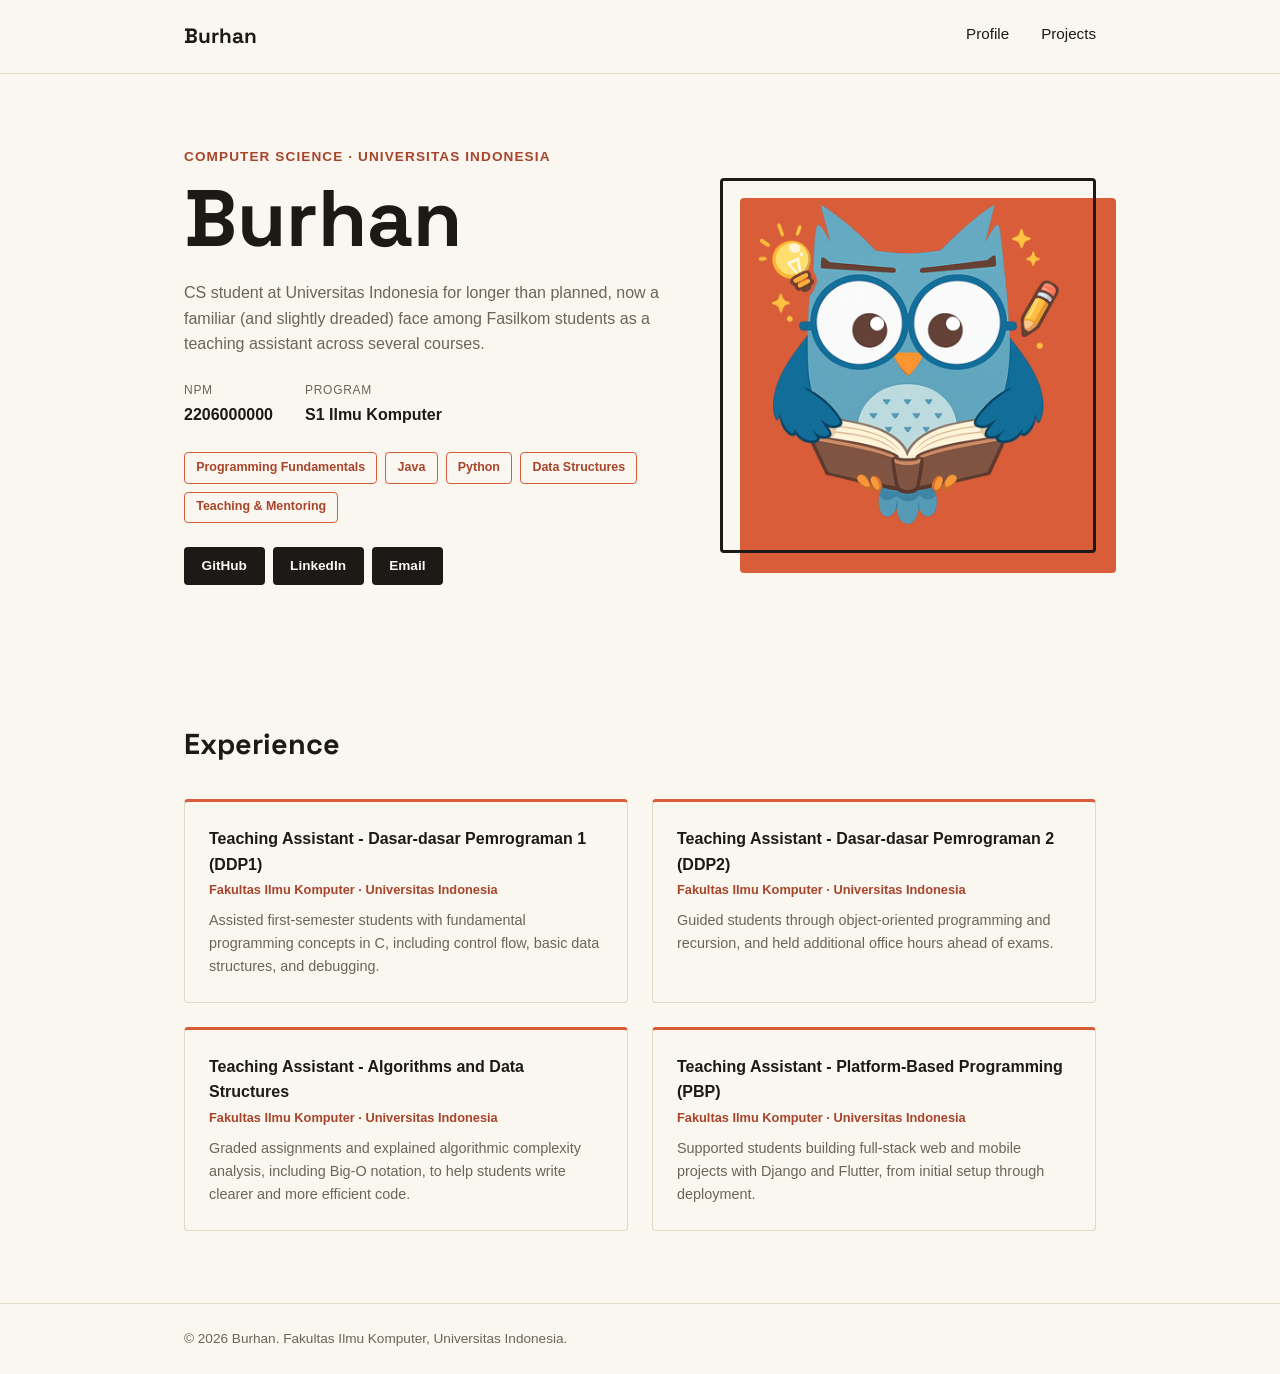
<file: templates/index.html>
<!doctype html>
<html lang="en">
  <head>
    <meta charset="UTF-8" />
    <meta name="viewport" content="width=device-width, initial-scale=1.0" />
    <title>Burhan - Portfolio</title>
    <link rel="preconnect" href="https://fonts.googleapis.com" />
    <link rel="preconnect" href="https://fonts.gstatic.com" crossorigin />
    <link
      href="https://fonts.googleapis.com/css2?family=Space+Grotesk:wght@500;700&display=swap"
      rel="stylesheet"
    />
    <link rel="stylesheet" href="/static/css/style.css" />
  </head>
  <body>
    <header class="site-header">
      <div class="container">
        <a href="/" class="brand">Burhan</a>
        <nav>
          <a href="/">Profile</a>
          <a href="/projects"> Projects </a>
        </nav>
      </div>
    </header>
    <main>
      <section class="hero" id="profile">
        <div class="container hero-grid">
          <div class="hero-identity">
            <p class="hero-kicker">Computer Science · Universitas Indonesia</p>
            <h1>Burhan</h1>
          </div>
          <div class="hero-photo">
            <div class="photo-block"></div>
            <img
              class="avatar"
              src="/static/img/burhan.png"
              alt="Photo of Burhan"
            />
          </div>
          <div class="hero-details">
            <p class="bio">
              CS student at Universitas Indonesia for longer than planned, now a
              familiar (and slightly dreaded) face among Fasilkom students as a
              teaching assistant across several courses.
            </p>
            <dl class="meta-list">
              <div class="meta-row">
                <dt>NPM</dt>
                <dd>2206000000</dd>
              </div>
              <div class="meta-row">
                <dt>Program</dt>
                <dd>S1 Ilmu Komputer</dd>
              </div>
            </dl>
            <ul class="skills">
              <li>Programming Fundamentals</li>
              <li>Java</li>
              <li>Python</li>
              <li>Data Structures</li>
              <li>Teaching &amp; Mentoring</li>
            </ul>
            <div class="social-links">
              <a href="https://github.com/" class="social-link">GitHub</a>
              <a href="https://linkedin.com/" class="social-link">LinkedIn</a>
              <a href="mailto:burhan@example.com" class="social-link">Email</a>
            </div>
          </div>
        </div>
      </section>

      <section id="experience" class="container">
        <h2>Experience</h2>
        <div class="experience-grid">
          <article class="experience-card">
            <p class="experience-title">
              Teaching Assistant - Dasar-dasar Pemrograman 1 (DDP1)
            </p>
            <p class="experience-tags">
              Fakultas Ilmu Komputer &middot; Universitas Indonesia
            </p>
            <p class="experience-desc">
              Assisted first-semester students with fundamental programming
              concepts in C, including control flow, basic data structures, and
              debugging.
            </p>
          </article>
          <article class="experience-card">
            <p class="experience-title">
              Teaching Assistant - Dasar-dasar Pemrograman 2 (DDP2)
            </p>
            <p class="experience-tags">
              Fakultas Ilmu Komputer &middot; Universitas Indonesia
            </p>
            <p class="experience-desc">
              Guided students through object-oriented programming and recursion,
              and held additional office hours ahead of exams.
            </p>
          </article>
          <article class="experience-card">
            <p class="experience-title">
              Teaching Assistant - Algorithms and Data Structures
            </p>
            <p class="experience-tags">
              Fakultas Ilmu Komputer &middot; Universitas Indonesia
            </p>
            <p class="experience-desc">
              Graded assignments and explained algorithmic complexity analysis,
              including Big-O notation, to help students write clearer and more
              efficient code.
            </p>
          </article>
          <article class="experience-card">
            <p class="experience-title">
              Teaching Assistant - Platform-Based Programming (PBP)
            </p>
            <p class="experience-tags">
              Fakultas Ilmu Komputer &middot; Universitas Indonesia
            </p>
            <p class="experience-desc">
              Supported students building full-stack web and mobile projects
              with Django and Flutter, from initial setup through deployment.
            </p>
          </article>
        </div>
      </section>
    </main>
    <footer class="site-footer">
      <div class="container">
        <p>© 2026 Burhan. Fakultas Ilmu Komputer, Universitas Indonesia.</p>
      </div>
    </footer>
  </body>
</html>
</file>
<file: static/css/style.css>
* {
  margin: 0;
  padding: 0;
  box-sizing: border-box;
}

:root {
  --ink: #1c1917;
  --paper: #faf6f0;
  --accent: #d95d39;
  --accent-dark: #a8442a;
  --line: #e3d9c9;
  --text-muted: #6b6459;
  --radius: 4px;
}

body {
  font-family: -apple-system, "Segoe UI", Roboto, Helvetica, Arial, sans-serif;
  color: var(--ink);
  background-color: var(--paper);
  line-height: 1.6;
}

h1,
.brand {
  font-family:
    "Space Grotesk",
    -apple-system,
    sans-serif;
}

.container {
  max-width: 960px;
  margin: 0 auto;
  padding: 0 1.5rem;
}

/* header */

.site-header {
  border-bottom: 1px solid var(--line);
}

.site-header .container {
  display: flex;
  justify-content: space-between;
  align-items: center;
  padding: 1.25rem 1.5rem;
}

.brand {
  font-size: 1.3rem;
  font-weight: 700;
  color: var(--ink);
  text-decoration: none;
}

.site-header nav {
  display: flex;
  gap: 2rem;
}

.site-header nav a {
  position: relative;
  color: var(--ink);
  text-decoration: none;
  font-size: 0.95rem;
  padding-bottom: 0.3rem;
}

.site-header nav a::after {
  content: "";
  position: absolute;
  left: 0;
  bottom: 0;
  width: 100%;
  height: 2px;
  background-color: var(--accent);
  transform: scaleX(0);
  transform-origin: left;
  transition: transform 0.2s ease;
}

.site-header nav a:hover::after {
  transform: scaleX(1);
}

/* hero */

.hero {
  padding: 4.5rem 0 5rem;
}

.hero-grid {
  display: grid;
  grid-template-columns: 1.3fr 1fr;
  grid-template-areas:
    "identity photo"
    "details  photo";
  gap: 1.5rem 3rem;
}

.hero-identity {
  grid-area: identity;
}

.hero-details {
  grid-area: details;
}

.hero-kicker {
  font-size: 0.85rem;
  letter-spacing: 0.08em;
  text-transform: uppercase;
  color: var(--accent-dark);
  font-weight: 700;
  margin-bottom: 0.75rem;
}

.hero-identity h1 {
  font-size: clamp(3rem, 7vw, 5rem);
  line-height: 0.95;
}

.bio {
  color: var(--text-muted);
  max-width: 480px;
  margin-bottom: 1.5rem;
}

.meta-list {
  display: flex;
  gap: 2rem;
  margin-bottom: 1.5rem;
}

.meta-row dt {
  font-size: 0.75rem;
  text-transform: uppercase;
  letter-spacing: 0.06em;
  color: var(--text-muted);
  margin-bottom: 0.15rem;
}

.meta-row dd {
  font-weight: 600;
}

.skills {
  display: flex;
  gap: 0.5rem;
  flex-wrap: wrap;
  list-style: none;
  margin-bottom: 1.5rem;
}

.skills li {
  font-size: 0.78rem;
  font-weight: 600;
  color: var(--accent-dark);
  border: 1px solid var(--accent);
  border-radius: var(--radius);
  padding: 0.3rem 0.7rem;
}

.social-links {
  display: flex;
  gap: 0.5rem;
  flex-wrap: wrap;
}

.social-link {
  display: inline-block;
  font-size: 0.85rem;
  font-weight: 600;
  text-decoration: none;
  color: var(--paper);
  background-color: var(--ink);
  border-radius: var(--radius);
  padding: 0.5rem 1.1rem;
  transition: background-color 0.2s ease;
}

.social-link:hover {
  background-color: var(--accent);
}

.hero-photo {
  grid-area: photo;
  align-self: center;
  position: relative;
}

.photo-block {
  position: absolute;
  top: 1.25rem;
  left: 1.25rem;
  width: 100%;
  height: 100%;
  background-color: var(--accent);
  border-radius: var(--radius);
  z-index: 0;
}

.avatar {
  position: relative;
  z-index: 1;
  display: block;
  width: 100%;
  aspect-ratio: 1 / 1;
  object-fit: cover;
  border-radius: var(--radius);
  border: 3px solid var(--ink);
}

/* experience */

#experience {
  padding: 3.5rem 1.5rem 4.5rem;
}

#experience h2 {
  font-family:
    "Space Grotesk",
    -apple-system,
    sans-serif;
  font-size: 1.8rem;
  margin-bottom: 2rem;
}

.experience-grid {
  display: grid;
  grid-template-columns: repeat(2, 1fr);
  gap: 1.5rem;
}

.experience-card {
  border: 1px solid var(--line);
  border-top: 3px solid var(--accent);
  border-radius: var(--radius);
  padding: 1.5rem;
}

.experience-title {
  font-weight: 700;
  margin-bottom: 0.2rem;
}

.experience-tags {
  font-size: 0.8rem;
  color: var(--accent-dark);
  font-weight: 600;
  margin-bottom: 0.5rem;
}

.experience-desc {
  color: var(--text-muted);
  font-size: 0.9rem;
}

/* footer */

.site-footer {
  padding: 1.5rem;
  color: var(--text-muted);
  font-size: 0.85rem;
  border-top: 1px solid var(--line);
}

@media (max-width: 600px) {
  .hero-grid {
    grid-template-columns: 1fr;
    grid-template-areas:
      "identity"
      "photo"
      "details";
  }

  .hero-photo {
    max-width: 220px;
  }

  .social-links {
    justify-content: flex-start;
  }

  .experience-grid {
    grid-template-columns: 1fr;
  }
}

.project-header {
  width: 100%;
  display: flex;
  flex-direction: row;
  justify-content: space-between;
  margin-bottom: 20px;
  margin-top: 20px;
}

.create-project {
  background-color: plum;
  padding: 10px 5px 10px 5px;
  color: white;
}

.project-buttons {
  display: flex;
  flex-direction: row;
  gap: 10px;
}

.delete-button {
  background-color: red;
  padding: 10px 5px 10px 5px;
  color: white;
}

.star-button {
  background: #111;
  color: white;
  border: none;
  border-radius: 8px;
  padding: 10px 16px;
  font-family: "Space Grotesk", sans-serif;
  font-size: 14px;
  font-weight: 700;
  cursor: pointer;
  transition:
    transform 0.15s ease,
    background 0.15s ease;
}

.star-button:hover {
  background: #333;
  transform: translateY(-2px);
}

.star-button:active {
  transform: translateY(0);
}

html,
body {
  height: 100%;
}

body {
  margin: 0;
  min-height: 100vh;
  display: flex;
  flex-direction: column;
}

main {
  flex: 1;
}

.site-footer {
  margin-top: auto;
}
</file>
